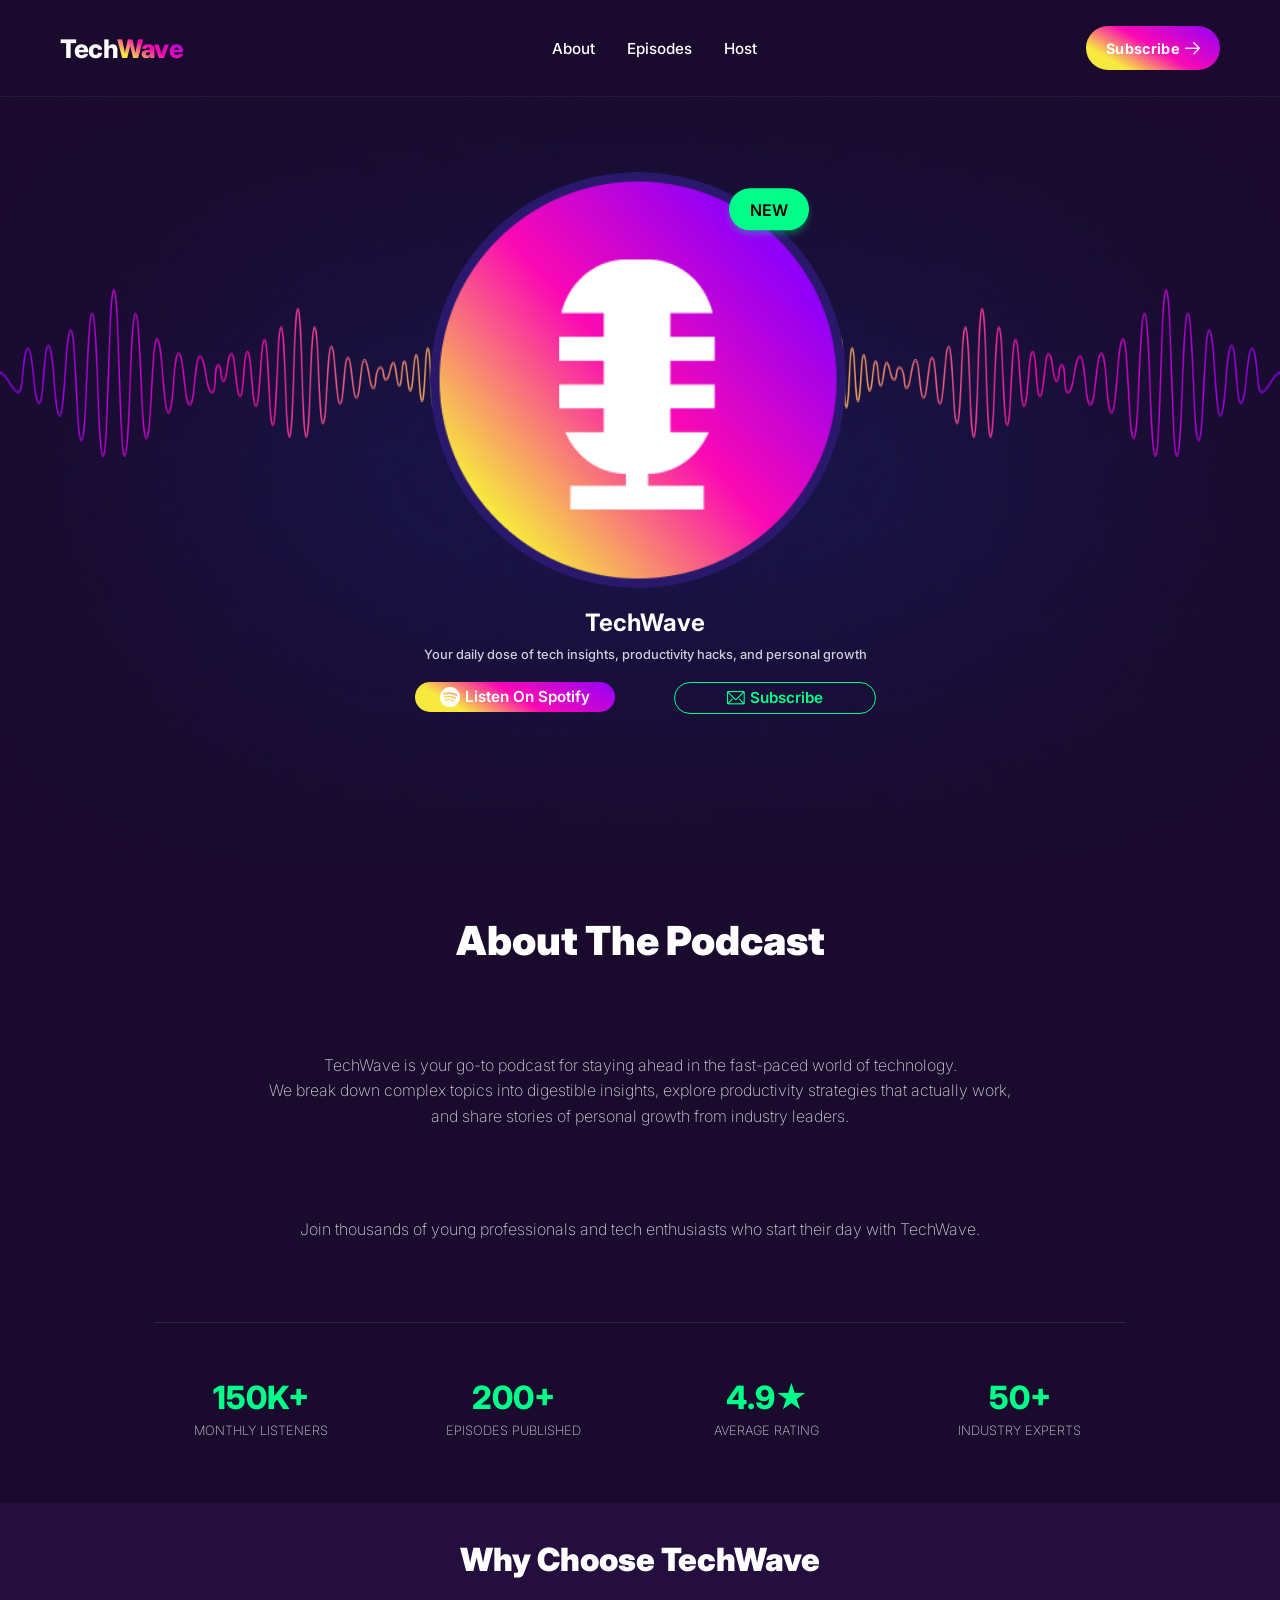
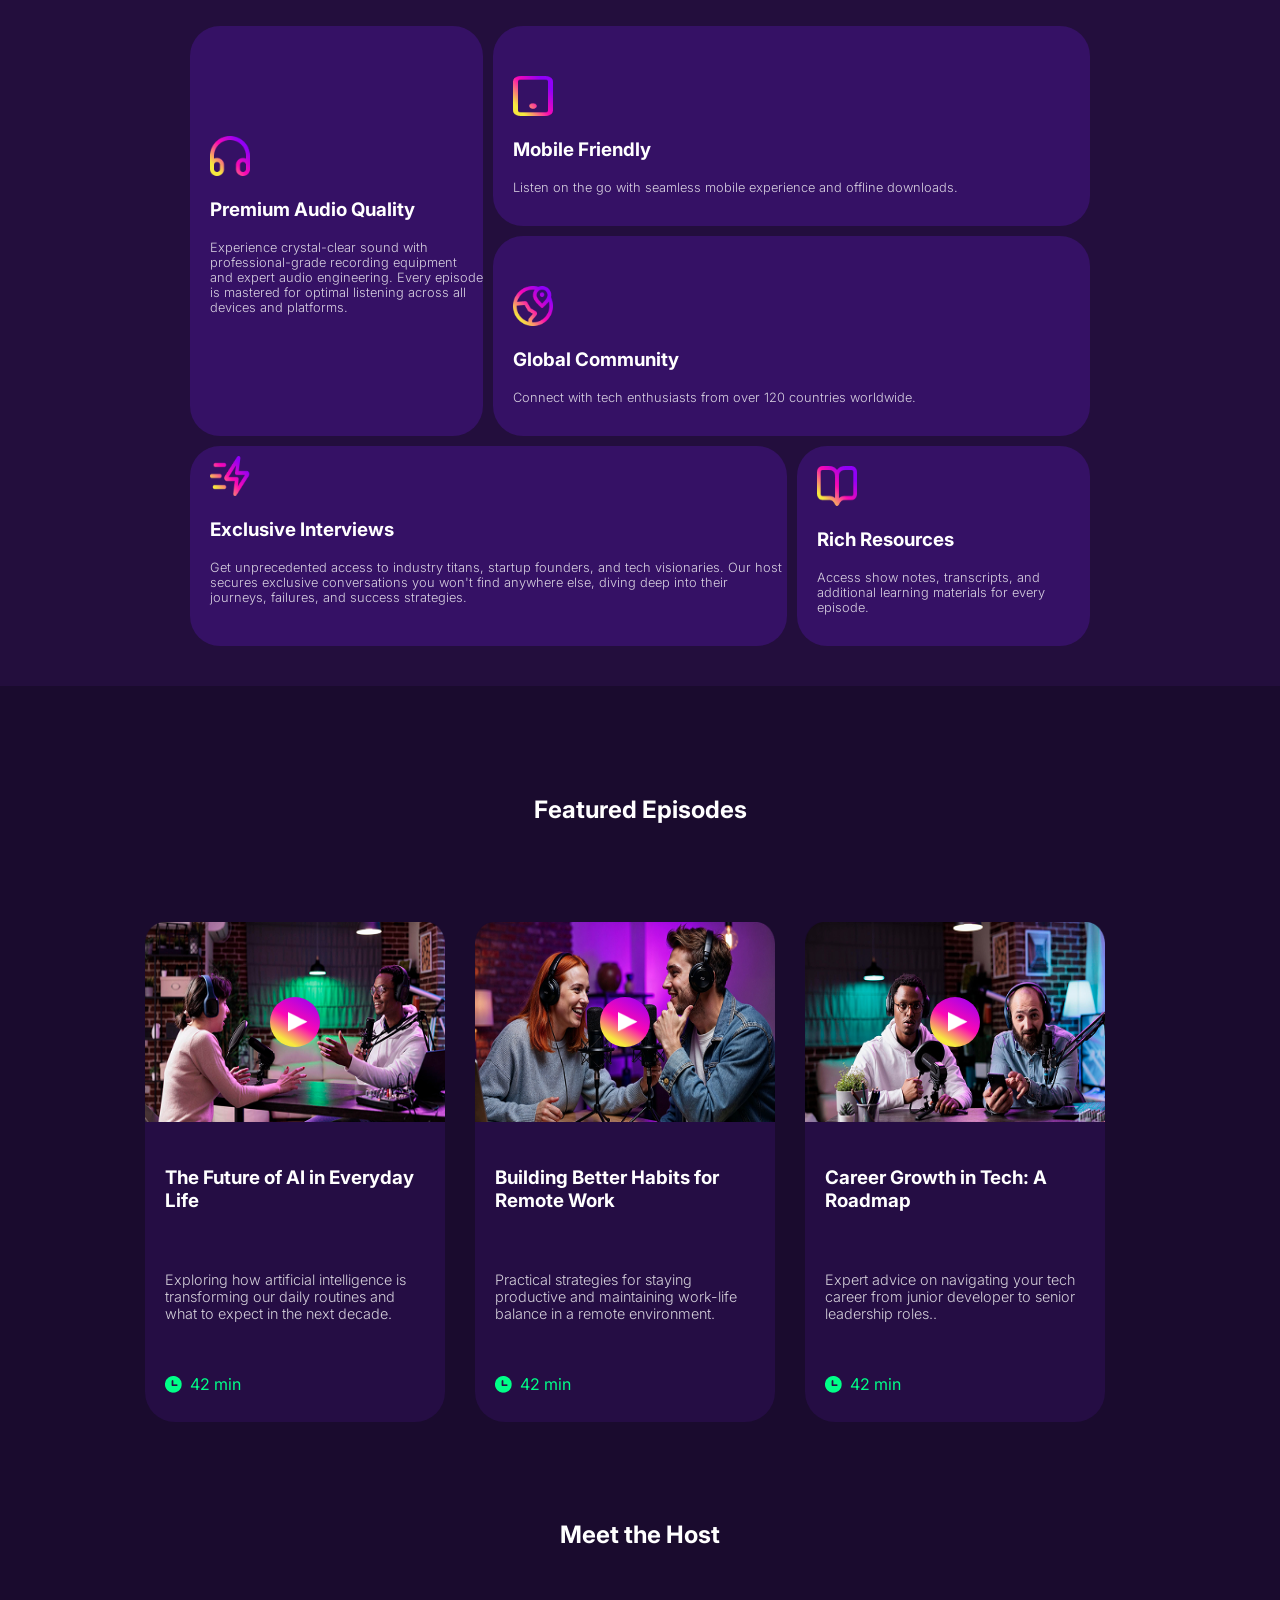
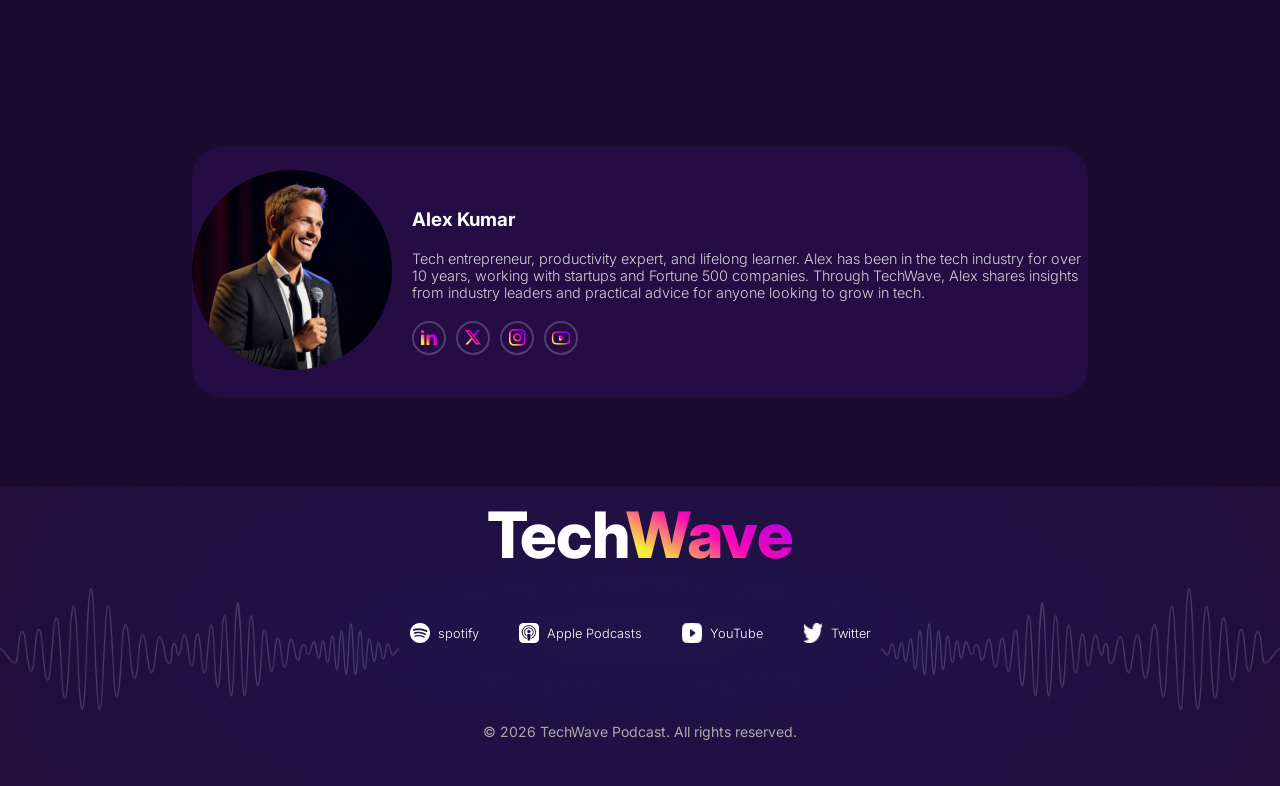
<file: index.html>
<!DOCTYPE html>
<html lang="en">
<head>
    <meta charset="UTF-8">
    <meta name="viewport" content="width=device-width, initial-scale=1.0">
    <title>TechWave</title>
    <link rel="stylesheet" href="style.css" />
    <style>
@import url('https://fonts.googleapis.com/css2?family=Inter:ital,opsz,wght@0,14..32,100..900;1,14..32,100..900&display=swap');
</style>
</head>
<body>
    
    <nav class="navbar">
    <div class="logo">
      <span class="logow">Tech</span><span class="logop">Wave</span>
    </div>
    <ul class="nav-links">
      <li><a href="#">About</a></li>
      <li><a href="#">Episodes</a></li>
      <li><a href="#">Host</a></li>
    </ul>
    <a href="#" class="btn-subscribe-nav">Subscribe   <img src="Vector.png" alt=""></a>
      <button class="ham" id="ham">
    <span></span>
    <span></span>
    <span></span>
  </button>
  </nav>
  



  <section class="h">


    <div class="h-bg">
      <img src="hero-bg.png" alt="background" class="bg-img" />
    </div>


    <div class="center">
      
      <div class="circle-wrap">
        <img src="hero-circle.png" alt="" class="circle-img" />
        <img src="microphone.png" alt="" class="mic-img" />
        <div class="badge">NEW</div>
        <h1>TechWave</h1>
        <p class="hero-subtitle">Your daily dose of tech insights, productivity hacks, and personal growth</p>
        <div class="text">
        <a href="#" class="btn-spotify">
          <img src="spotify.png" alt="" class="btn-icon" />
          Listen On Spotify
        </a> <br>
        <a href="#" class="btn-sub">
          <img src="message.png" alt="" class="btn-icon" /> Subscribe
        </a>

        </div> 
      </div>


    </div>



  </section>


  <section class="about">

    <h1 class="about-title">About The Podcast</h1>
    <p class="about-desc">
      TechWave is your go-to podcast for staying ahead in the fast-paced world of technology.<br>
      We break down complex topics into digestible insights, explore productivity strategies that actually work,<br>
      and share stories of personal growth from industry leaders.
    </p>

    <p class="about-join">
      Join thousands of young professionals and tech enthusiasts who start their day with TechWave.
    </p>

    <hr class="divider " />

    <div class="stats">

      <div class="stat-item">
        <span class="stat-number">150K+</span>
        <span class="stat-label">MONTHLY LISTENERS</span>
      </div>

      <div class="stat-item">
        <span class="stat-number">200+</span>
        <span class="stat-label">EPISODES PUBLISHED</span>
      </div>

      <div class="stat-item">
        <span class="stat-number">4.9★</span>
        <span class="stat-label">AVERAGE RATING</span>
      </div>

      <div class="stat-item">
        <span class="stat-number">50+</span>
        <span class="stat-label">INDUSTRY EXPERTS</span>
      </div>

    </div>

  </section>

  <section class="section3">
    <h1>Why Choose TechWave</h1>
  <div class="container">
  <div class="box1">

    <img src="headphone.png" alt="">
    <h3>Premium Audio Quality</h3>
    <p>Experience crystal-clear sound with professional-grade recording equipment and expert audio engineering. Every episode is mastered for optimal listening across all devices and platforms.</p>

  </div>
  <div class="box2">
    <img src="device.png" alt="">
    <h3>Mobile Friendly</h3>
    <p>Listen on the go with seamless mobile experience and offline downloads.</p>
  </div>
  <div class="box3">
    <img src="location.png" alt="">
    <h3>Global Community</h3>
    <p>Connect with tech enthusiasts from over 120 countries worldwide.</p>
  </div>
  <div class="box4">
    <img src="Icon (Stroke).png" alt="">
    <h3>Exclusive Interviews</h3>
    <p>Get unprecedented access to industry titans, startup founders, and tech visionaries. Our host secures exclusive conversations you won't find anywhere else, diving deep into their journeys, failures, and success strategies.</p>
  </div>
  <div class="box5">
    <img src="resource.png" alt="">
    <h3>Rich Resources</h3>
    <p>Access show notes, transcripts, and additional learning materials for every episode.</p>
  </div>
  </div>
  </section>


  <section class="section4">
    <h1 class="t">Featured Episodes</h1>
    <div class="card">
      <div class="card1" onclick="openVideo('glN2q3AxCos&list=RDLUgpPmj6nR8&index=14')">
        <img class="i" src="Rectangle 2.png" alt="">
        <div class="play"><img src="play.png" alt=""></div>
        <h3>The Future of AI in Everyday Life</h3>
        <p>Exploring how artificial intelligence is transforming our daily routines and what to expect in the next decade.</p>
        <div class="im"><img src="clock.png" alt="">42 min</div>

      </div>

      <div class="card1" onclick="openVideo('glN2q3AxCos&list=RDLUgpPmj6nR8&index=14')">
        <img class="i" src="Rectangle 1.png" alt="">
        <div class="play"><img src="play.png" alt=""></div>
        <h3>Building Better Habits for Remote Work</h3>
        <p>Practical strategies for staying productive and maintaining work-life balance in a remote environment.</p>
        <div class="im"><img src="clock.png" alt=""><div>42 min</div></div>

      </div>

      <div class="card1" onclick="openVideo('glN2q3AxCos&list=RDLUgpPmj6nR8&index=14')">
        <img class="i" src="Rectangle 3.png" alt="">
        <div class="play"><img src="play.png" alt=""></div>
        <h3>Career Growth in Tech: A Roadmap</h3>
        <p>Expert advice on navigating your tech career from junior developer to senior leadership roles..</p>
        <div class="im"><img src="clock.png" alt="">42 min</div>

      </div>
    </div>

    <h1 class="t">Meet the Host</h1>

    <div class="host">
      <div class="host-img">
        <img src="host.png" alt="">
      </div>
      <div class="host-info">
        <h3>Alex Kumar</h3>
        <p>Tech entrepreneur, productivity expert, and lifelong learner. Alex has been in the tech industry for over 10 years, working with startups and Fortune 500 companies. Through TechWave, Alex shares insights from industry leaders and practical advice for anyone looking to grow in tech.</p>
      <div class="hostp">
        <div class="p"><img src="linkedin.png" alt=""></div>
        <div class="p"><img src="x.png" alt=""></div>
        <div class="p"><img src="instagram.png" alt=""></div>
        <div class="p"><img src="youtube.png" alt=""></div>
      </div>
      </div>
    </div>

  </section>

  <footer class="footer">
    <img src="footer-bg.png" class="footer-bg-img" alt="">
      <div class="logo">
      <span class="logow">Tech</span><span class="logop">Wave</span>
       </div>

  <!-- Image Strip -->
  <div class="footer-images">
    <div class="fx"><img src="spotify.png"> spotify</div>
    <div class="fx"><img src="apple-podcast.png"> Apple Podcasts</div>
    <div class="fx"><img src="youtube-podcast.png"> YouTube </div>
    <div class="fx"><img src="twitter.png" alt=""> Twitter</div>
  </div>


  <div class="footer-content">
    <p>© 2026 TechWave Podcast. All rights reserved.</p>
  </div>
<script>
function openVideo(id) {
  window.open("https://www.youtube.com/watch?v=" + id, "_blank");
}
</script>
</footer>
</body>
</html>
</file>
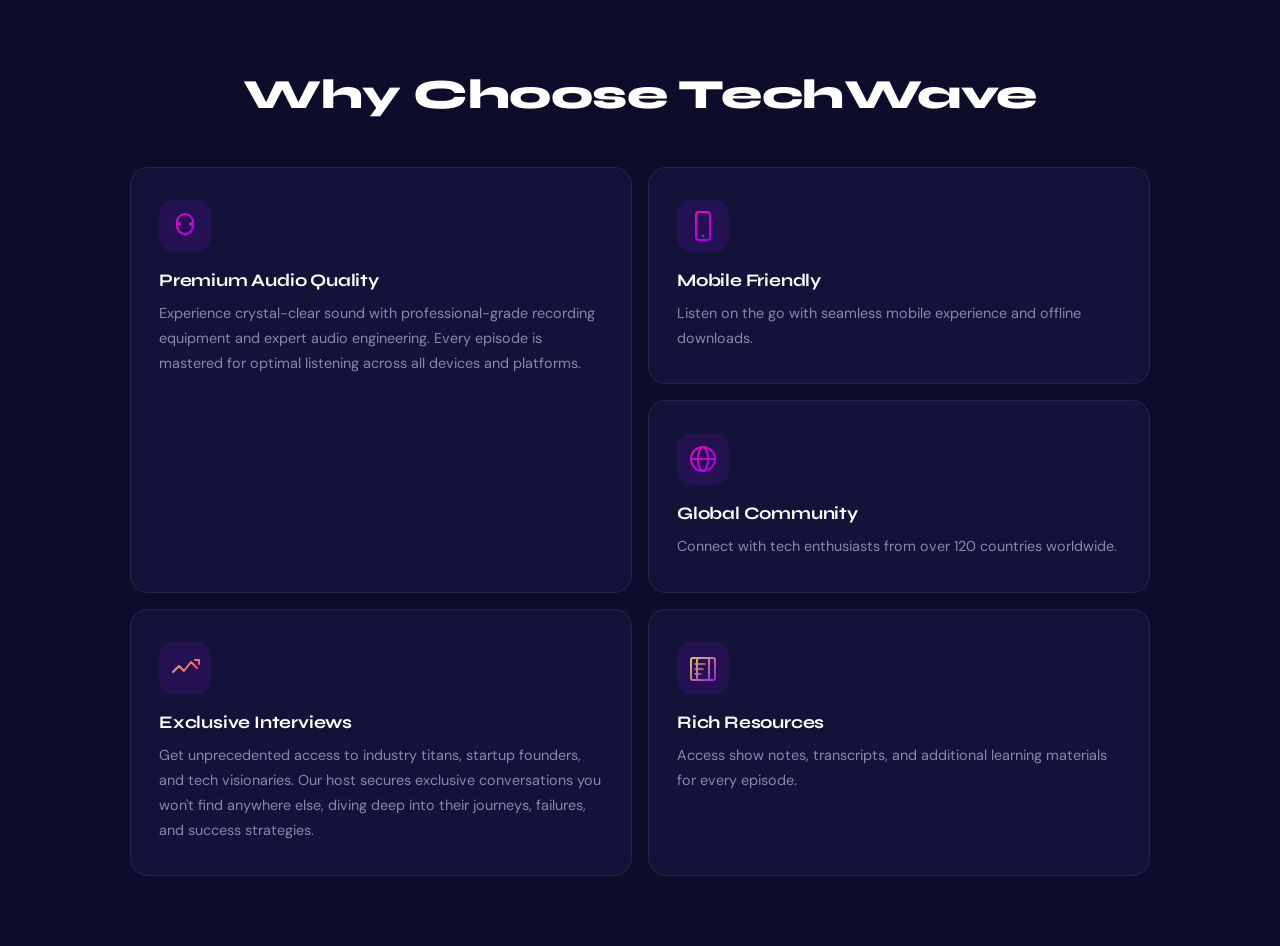
<file: why.html>
<!DOCTYPE html>
<html lang="en">
<head>
  <meta charset="UTF-8" />
  <meta name="viewport" content="width=device-width, initial-scale=1.0"/>
  <title>TechWave — Why Choose</title>
  <link rel="stylesheet" href="why.css" />
  <link href="https://fonts.googleapis.com/css2?family=Syne:wght@700;800&family=DM+Sans:wght@400;500;600&display=swap" rel="stylesheet"/>
</head>
<body>

  <section class="why">

    <h2 class="why-title">Why Choose TechWave</h2>

    <div class="cards-grid">

      <!-- Card 1 — Large left (spans 2 rows) -->
      <div class="card card-large">
        <div class="card-icon">
          <svg width="36" height="36" viewBox="0 0 36 36" fill="none">
            <path d="M10 14a8 8 0 1 1 16 0v4a8 8 0 0 1-16 0v-4Z" stroke="url(#g1)" stroke-width="2" fill="none"/>
            <circle cx="12" cy="16" r="2" fill="url(#g1)"/>
            <circle cx="24" cy="16" r="2" fill="url(#g1)"/>
            <path d="M10 18c0 4.4 3.6 8 8 8s8-3.6 8-8" stroke="url(#g1)" stroke-width="2"/>
            <defs>
              <linearGradient id="g1" x1="0" y1="0" x2="36" y2="36" gradientUnits="userSpaceOnUse">
                <stop stop-color="#FB09B4"/>
                <stop offset="1" stop-color="#9100F8"/>
              </linearGradient>
            </defs>
          </svg>
        </div>
        <h3 class="card-title">Premium Audio Quality</h3>
        <p class="card-desc">Experience crystal-clear sound with professional-grade recording equipment and expert audio engineering. Every episode is mastered for optimal listening across all devices and platforms.</p>
      </div>

      <!-- Card 2 — Mobile Friendly -->
      <div class="card card-small">
        <div class="card-icon">
          <svg width="32" height="32" viewBox="0 0 32 32" fill="none">
            <rect x="9" y="2" width="14" height="28" rx="3" stroke="url(#g2)" stroke-width="2" fill="none"/>
            <circle cx="16" cy="26" r="1.5" fill="url(#g2)"/>
            <defs>
              <linearGradient id="g2" x1="0" y1="0" x2="32" y2="32" gradientUnits="userSpaceOnUse">
                <stop stop-color="#FB09B4"/>
                <stop offset="1" stop-color="#9100F8"/>
              </linearGradient>
            </defs>
          </svg>
        </div>
        <h3 class="card-title">Mobile Friendly</h3>
        <p class="card-desc">Listen on the go with seamless mobile experience and offline downloads.</p>
      </div>

      <!-- Card 3 — Global Community -->
      <div class="card card-small">
        <div class="card-icon">
          <svg width="32" height="32" viewBox="0 0 32 32" fill="none">
            <circle cx="16" cy="16" r="12" stroke="url(#g3)" stroke-width="2" fill="none"/>
            <ellipse cx="16" cy="16" rx="5" ry="12" stroke="url(#g3)" stroke-width="2" fill="none"/>
            <path d="M4 16h24" stroke="url(#g3)" stroke-width="2"/>
            <defs>
              <linearGradient id="g3" x1="0" y1="0" x2="32" y2="32" gradientUnits="userSpaceOnUse">
                <stop stop-color="#FB09B4"/>
                <stop offset="1" stop-color="#9100F8"/>
              </linearGradient>
            </defs>
          </svg>
        </div>
        <h3 class="card-title">Global Community</h3>
        <p class="card-desc">Connect with tech enthusiasts from over 120 countries worldwide.</p>
      </div>

      <!-- Card 4 — Exclusive Interviews -->
      <div class="card card-wide">
        <div class="card-icon">
          <svg width="32" height="32" viewBox="0 0 32 32" fill="none">
            <path d="M4 20l6-6 5 5 7-9 6 6" stroke="url(#g4)" stroke-width="2" stroke-linecap="round" stroke-linejoin="round" fill="none"/>
            <path d="M26 8h4v4" stroke="url(#g4)" stroke-width="2" stroke-linecap="round"/>
            <defs>
              <linearGradient id="g4" x1="0" y1="0" x2="32" y2="32" gradientUnits="userSpaceOnUse">
                <stop stop-color="#F7E93F"/>
                <stop offset="1" stop-color="#FB09B4"/>
              </linearGradient>
            </defs>
          </svg>
        </div>
        <h3 class="card-title">Exclusive Interviews</h3>
        <p class="card-desc">Get unprecedented access to industry titans, startup founders, and tech visionaries. Our host secures exclusive conversations you won't find anywhere else, diving deep into their journeys, failures, and success strategies.</p>
      </div>

      <!-- Card 5 — Rich Resources -->
      <div class="card card-wide">
        <div class="card-icon">
          <svg width="32" height="32" viewBox="0 0 32 32" fill="none">
            <rect x="4" y="6" width="18" height="22" rx="2" stroke="url(#g5)" stroke-width="2" fill="none"/>
            <rect x="10" y="6" width="18" height="22" rx="2" stroke="url(#g5)" stroke-width="2" fill="none"/>
            <path d="M8 12h10M8 17h8M8 22h6" stroke="url(#g5)" stroke-width="1.5" stroke-linecap="round"/>
            <defs>
              <linearGradient id="g5" x1="0" y1="0" x2="32" y2="32" gradientUnits="userSpaceOnUse">
                <stop stop-color="#F7E93F"/>
                <stop offset="1" stop-color="#9100F8"/>
              </linearGradient>
            </defs>
          </svg>
        </div>
        <h3 class="card-title">Rich Resources</h3>
        <p class="card-desc">Access show notes, transcripts, and additional learning materials for every episode.</p>
      </div>

    </div>
  </section>

</body>
</html>
</file>
<file: style.css>
body {
    background-color: #1A0B2E;
    margin: 0;
    padding: 0;
    font-family: "Inter", sans-serif;
}


  /* NAV */
.navbar {
  display: flex;
  align-items: center;
  justify-content: space-between;
  padding: 22px 60px;
  border-bottom: 1.5px solid rgba(255,255,255,0.06);
}

.logo {
  font-size: 1.6rem;
  font-weight: 800;
  letter-spacing: -0.5px;
}

.logow { 
    color: #fff; 
}
.logop {
  background: linear-gradient(30deg, #F7E93F 20%, #FB09B4 51%, #9100F8 100%);
  -webkit-background-clip: text;
  -webkit-text-fill-color: transparent;
  background-clip: text;
}

.nav-links {
    list-style: none;
  display: flex;
  gap: 32px;
  
}

.nav-links a {
  text-decoration: none;
  font-size: 0.95rem;
  font-weight: 500;
  transition: color 0.2s;
  color: #FFFFFF;
}


.btn-subscribe-nav {
  background: linear-gradient(30deg, #F7E93F 20%, #FB09B4 51%, #9100F8 100%);
  color: #FFFFFF;
  height: 12px;
  width: 110px;
  font-weight: 700;
  padding: 16px 12px;
  font-size: 0.9rem;
  border-radius: 100px;
  text-decoration: none;
  letter-spacing: 0.3px;
  gap: 5px;
    display: flex;
    align-items: center;
  justify-content: center;
}

.ham {
  display: none;
  flex-direction: column;
  gap: 5px;
  cursor: pointer;
  background: none;
  border: none;
  padding: 4px;
}

.ham span {
  display: block;
  width: 24px;
  height: 2px;
  background: #ffffff;
  border-radius: 2px;
}

.h {
  position: relative;
  display: flex;
  flex-direction: column;
  align-items: center;
  justify-content: center;
  height: 760px;
  overflow: hidden;
  
}


.h-bg {
  position: absolute;
  inset: 0;
  
}

.bg-img {
  width: 100%;
  height: 100%;

}


.center {
  position: relative;
  display: flex;
  align-items: center;
  justify-content: center;
  margin-bottom: 110px;
  margin-left: 10px;

}

.circle-wrap {
  position: relative;
  width: 520px;
  height: 500px;
  display: grid;
  text-align: center;
  color: #FFFFFF;
  
}

.circle-img {
  width: 80%;
  height: 100%;
  border-radius: 50%;
  margin-left: 45px;
  
}

.mic-img {
  position: absolute;
  top: 50%;
  left: 50%;
  transform: translate(-55%, -65%);
  width: 30%;
  height: 50%;
  animation: rotateMic 5s linear infinite;
}

@keyframes rotateMic {
  from {
    transform: translate(-55%, -65%) rotate(0deg);
  }
  to {
    transform: translate(-55%, -65%) rotate(360deg);
  }
}

.badge {
  position: absolute;
  text-align: center;
  display: grid;
  padding-top: 12px;
  margin-top: 10px;
  height: 30px;
  width: 80px;
  color: black;
  font-weight: 600;
  transform: translate(430%, 15%);
  background-color: #00FF88;
  border-radius: 30px;
  box-shadow: 0px 4px 6px rgba(0, 255, 136, 0.3);
}

.circle-wrap p{
  margin-top: -10px;
  font-size: .8rem;
  font-weight: 500;
  opacity: 0.8;
}
.text {
  display: flex;
  justify-content: space-evenly;
}

.btn-spotify,
.btn-sub {
  height: 30px;
  width: 200px;
  
  align-items: center;
  gap: 5px;
 
  border-radius: 50px;
  font-weight: 600;
  font-size: 0.95rem;
  text-decoration: none;
}

.btn-spotify {
  background: linear-gradient(30deg, #F7E93F 20%, #FB09B4 51%, #9100F8 100%);
  color: #FFFFFF;
  display: flex;
  justify-content: center;
}
.btn-sub {
  background: transparent;
  border: 1.5px solid #00FF88;
  color: #FFFFFF;
  display: flex;
  justify-content: center;
  color: #00FF88;
}

.about {
  display: grid;
  height: 646px;
  width: 100%;
  background-color: #1A0B2E;
  align-items: center;
  justify-content: center;
  text-align: center;
  color: #FFFFFF;
}
.about h1{
  font-size: 2.5rem;
  font-weight: 900;
  margin-bottom: 20px;
  
}

.about p {
  font-size: 1rem;
  font-weight: 200;
  opacity: 0.8;
  line-height: 1.6;
}

.divider {
  height: 1px;
  opacity: 0.1;        
  background-color: #FFFFFF;
  border: none;       
  width: 90%;       
  
}

.stats {
  display: flex;
  justify-content: space-evenly;
  justify-self: center;
  align-items: center;
  gap: 40px;
  height: 94px;
  width: 90%;
}

.stat-item {
  display: flex;
  flex-direction: column;
  align-items: center;
  gap: 6px;
  height: 94px;
  width: 240px;
  margin-top: -10px;
}

.stat-number {
  font-size: 2rem;
  font-weight: 800;
  color: #00FF88;
}

.stat-label {
  font-size: 0.8rem;
  font-weight: 200;
  color: #FFFFFF;
  opacity: 0.8;
}


.section3 {
  height: 783px;
  width: 100%;
  background-color: #230E3D;
  display: grid;
  align-items: center;
  justify-content: center;
  color: #FFFFFF;
  
}

.section3 h1 {
  font-size: 2rem;
  font-weight: 900;
  text-align: center;
}

.container {
  display: grid;
  grid-template-columns: repeat(3, 1fr); 
  grid-template-rows: repeat(3, 200px);  
  gap: 10px;
  height: 600px;
  width: 900px;
  color: #FFFFFF;
  padding-bottom: 50px;
  
}

.container img {
  height: 40px;
  width: 40px;
  padding-top: 10px;
}

.container p {
  font-size: 0.8rem;
  font-weight: 300;
  opacity: 0.8;
  padding-right: 10px;
}

.box1 {
  background-color: #351165;
  grid-column: span 1;
  grid-row: span 2;
  border-radius: 30px;
  padding-top: 100px;
  padding-left: 20px;
  
  


}
.box2 {
  background-color: #351165;
  grid-column: span 2;
  grid-row: span 1;
  border-radius: 30px;
    padding-top: 40px;
  padding-left: 20px;

}

.box3 {
  background-color: #351165;
  grid-column: span 2;
  grid-row: span 1;
  border-radius: 30px;
  padding-top: 40px;
  padding-left: 20px;

}

.box4 {
  background-color: #351165;
  grid-column: span 2;
  grid-row: span 1;
  border-radius: 30px;
   
  padding-left: 20px;

}

.box5 {
  background-color: #351165;
  grid-column: span 1;
  grid-row: span 1;
  border-radius: 30px;
    padding-top: 10px;
  padding-left: 20px;

}

.section3 p {
  margin: 0;
  padding: 0;
}



.section4 {
  height: 1400px;
  width: 100%;
  background-color: #1A0B2E;
  display: grid;
  align-items: center;
  justify-content: center;
  color: #FFFFFF;
  justify-self: center;
}

.card {
  height: 300px;
  width: 90%;
  align-items: center;
  justify-self: center;
  justify-content: center;
  display: flex;
  
}

.im {
  display: flex;
  align-items: center; 
  gap: 8px;         
  color: #00FF88;  
  margin-left: 20px;
  margin-right: 20px;
  margin-bottom: 20px;
   
}

.card1 {
  height: 500px;
  width: 300px;
  display: grid;
  gap : 10px;
  margin-right: 30px;
  background-color: #250D44;
  border-radius: 30px;
  /* padding-left: 10px;
  padding-right: 10px;
  padding-bottom: 10; */
}

.card1 h3,p {
  margin-left: 20px;
  margin-right: 20px;
  margin-bottom: 20px;
  
}


/* .card1 h3 {

  font-size: 0.9rem;
  
} */
.thumb {
  position: relative;
}

.thumb img {
  width: 100%;
  border-radius: 20px;
}


.play {

  position: absolute;
  height: 50px;
  width: 50px;
  border-radius: 50%; 
  transform: translate(250%, 150%);

  background: linear-gradient(30deg, #F7E93F 20%, #FB09B4 51%, #9100F8 100%);
  
  display: flex;
  align-items: center;
  justify-content: center;
}


.play img {
  margin-left: 5px;
  height: 20px;
  width: 20px;
}

.t {
  text-align: center;
}

.i {
  height: 200px;
  width: 100%;
  
}

.host {
  display: flex;
  align-items: center;
  justify-content: center;
  justify-self: center;
  gap: 20px;
  
  height: 250px;
  width: 70%;
  background-color: #250D44;
  border-radius: 30px;
}

.section4 p {
  font-size: 0.9rem;
  font-weight: 300;
  opacity: 0.8;
  
}

.hostp {
  display: flex;
  gap: 10px;
  margin-top: 20px;
}

.host-info p {
  margin: 0;
  padding: 0;
}

.p {
  height: 30px;
  width: 30px;
  border: 2px solid #533C72; 
  border-radius: 50%;
  display: flex;
  align-items: center;
  justify-content: center;
}


.footer {
  position: relative;
  width: 100%;
  min-height: 300px;
  text-align: center; 
  margin: 0;
  padding: 0;

}

.footer-bg-img {
  position: absolute;
  inset: 0;
  width: 100%;
  height: 100%;
  object-fit: fill;        
  object-position: center;
  z-index: 0;
}

.footer .logo,
.footer-images,
.footer-content {
  position: relative;
  z-index: 1;
  padding-top: 10px;
  
}

.footer-images {
  display: flex;
  height: 100px;
  width: 100%;          
  justify-content: center;  
  align-items: center;
  gap: 40px;            
}

.footer-images img {
  height: 20px;
  width: 20px;
}

.fx {
  display: flex;
  align-items: center;
  gap: 8px;             
  color: #ffffff;
  font-weight: 300;
  font-size: 0.8rem;
}
.footer span {
  margin-top: 20px;
  font-size: 4rem;
}

.footer-content p {
  margin-top: -20px;
  color: #aaa;
  font-size: 14px;
  margin-top: 30px;
}


@media (max-width: 576px) {
  .navbar {
    width: 100%;
    box-sizing: border-box;  
    justify-content: space-between;
    padding: 18px 24px;
    
  }
  .logo {
  font-size: 3rem;
}

  .ham {
    display: flex;       
   
  }

  .nav-links {
    display: none;


  }

  .btn-subscribe-nav {
    display: none;       /* hide on mobile */
  }

  .h {
    height: 300px;
    padding: 40px 20px 60px;
  }

  .h-bg {
    position: absolute;
    inset: 0;
    height: 100%;    
    width: 100%;
  }

  .bg-img {
    width: 100%;
    height: 100%;
    object-fit: cover;    
    object-position: center;
  }

  .circle-wrap {
  width: 520px;
  height: 500px;
  position: relative;

  
}

.circle-img {
  width: 180px;
  height: 180px;
  margin-left: 165px;
  margin-top: 170px;


}

.mic-img {
    top: 55%;
    left: 50%;
    width: 10%;
    height: 20%;
}

  .badge {
    transform: translate(0%, 0%);  
    position: absolute;
    top: 155px;       
    left: 290px;
  }

  .about {
    height: 800px;
     
  }

  .about-desc , .about-join {
    height: 200px;
    width: 400px;
  justify-self: center;
  }
  .stats {
    display: grid;
    grid-template-columns: 1fr 1fr;
    width: 90%;           
    margin: 0 auto;       
    gap: 24px;            
    height: auto;      
    margin-left: 10px;   
  }

  .divider {
    margin-top: 0;        
    width: 90%;
    margin-inline: auto;
  }
  .about p {
    margin: 0 0 12px 0;  
  }

  .section3 {
    height: auto;
  }

  .container {
    display: grid;
  }

    .container {
    grid-template-columns: 1fr;   
    grid-template-rows: auto;    
    width: 80%;
    height: auto;
    justify-self: center;
  }

  
  .box1, .box2, .box3, .box4, .box5 {
    grid-column: span 1;
    grid-row: span 1;
    padding: 20px;  
    margin: 20px 0;
            
  }

  .box1 {
    padding-top: 20px;
  }

  .section4 {
    height: auto;
  }

  .card {
    height: auto;
    display: grid;
  }

  .card1 {
    width: 90%;
    height: auto;
    justify-self: center;
    margin-top: 10px;
  }

  .host {
    flex-direction: column;
    height: auto;
    padding: 20px;
    margin-bottom: 20px;
    justify-self: center;
    text-align: center;
  }
  .hostp{
    justify-self: center;
  }
  
  .footer {
  width: 100%;
    background-size: cover;
    background-position: center center;
    min-height: 280px;
  }

    .footer-images {
    display: grid;
    justify-self: center;
     margin: 0 auto; 
    grid-template-columns: 1fr 1fr;  
    height: auto;
    gap: 16px 40px;
    width: fit-content;                 
  }

  .footer .logo {
    font-size: 2rem;
    margin-bottom: 10px;
  }


  .fx {
    font-size: 0.9rem;
    justify-content: center;
  }

  .footer-content p {
    margin-top: 20px;
    font-size: 13px;
  }
  
}
</file>
<file: why.css>
/* ===========================
   TechWave — why.css
   =========================== */

*, *::before, *::after {
  margin: 0;
  padding: 0;
  box-sizing: border-box;
}

:root {
  --dark-bg:    #0d0d2b;
  --card-bg:    #13133a;
  --card-border: rgba(255, 255, 255, 0.07);
  --text-primary: #ffffff;
  --text-muted:   #8888aa;
  --font-display: 'Syne', sans-serif;
  --font-body:    'DM Sans', sans-serif;
}

body {
  background-color: var(--dark-bg);
  font-family: var(--font-body);
  color: var(--text-primary);
  min-height: 100vh;
  display: flex;
  align-items: center;
  justify-content: center;
}

/* ===== SECTION ===== */
.why {
  width: 100%;
  max-width: 1100px;
  margin: 0 auto;
  padding: 70px 40px;
  text-align: center;
}

/* ===== TITLE ===== */
.why-title {
  font-family: var(--font-display);
  font-size: clamp(1.8rem, 3.5vw, 2.6rem);
  font-weight: 800;
  color: #fff;
  letter-spacing: -0.5px;
  margin-bottom: 48px;
}

/* ===== GRID ===== */
.cards-grid {
  display: grid;
  grid-template-columns: 1fr 1fr;
  grid-template-rows: auto auto auto;
  gap: 16px;
  text-align: left;
}

/* ===== BASE CARD ===== */
.card {
  background: var(--card-bg);
  border: 1px solid var(--card-border);
  border-radius: 18px;
  padding: 32px 28px;
  transition: transform 0.25s ease, border-color 0.25s ease, box-shadow 0.25s ease;
}

.card:hover {
  transform: translateY(-4px);
  border-color: rgba(251, 9, 180, 0.3);
  box-shadow: 0 12px 40px rgba(145, 0, 248, 0.15);
}

/* ===== CARD VARIANTS ===== */

/* Large card — left column, spans rows 1 & 2 */
.card-large {
  grid-column: 1 / 2;
  grid-row: 1 / 3;
}

/* Small cards — right column, row 1 and row 2 */
.card-small {
  grid-column: 2 / 3;
}

/* Wide cards — bottom row, each half width */
.card-wide {
  grid-column: span 1;
  grid-row: 3 / 4;
}

/* ===== ICON ===== */
.card-icon {
  width: 52px;
  height: 52px;
  background: rgba(145, 0, 248, 0.12);
  border-radius: 14px;
  display: flex;
  align-items: center;
  justify-content: center;
  margin-bottom: 18px;
}

/* ===== CARD TEXT ===== */
.card-title {
  font-family: var(--font-display);
  font-size: 1.1rem;
  font-weight: 700;
  color: #fff;
  margin-bottom: 10px;
  letter-spacing: -0.2px;
}

.card-desc {
  font-size: 0.9rem;
  color: var(--text-muted);
  line-height: 1.75;
}

/* ===== RESPONSIVE ===== */
@media (max-width: 768px) {
  .cards-grid {
    grid-template-columns: 1fr;
    grid-template-rows: auto;
  }

  .card-large,
  .card-small,
  .card-wide {
    grid-column: 1 / 2;
    grid-row: auto;
  }
}

@media (max-width: 480px) {
  .why { padding: 48px 20px; }
  .card { padding: 24px 20px; }
}
</file>
